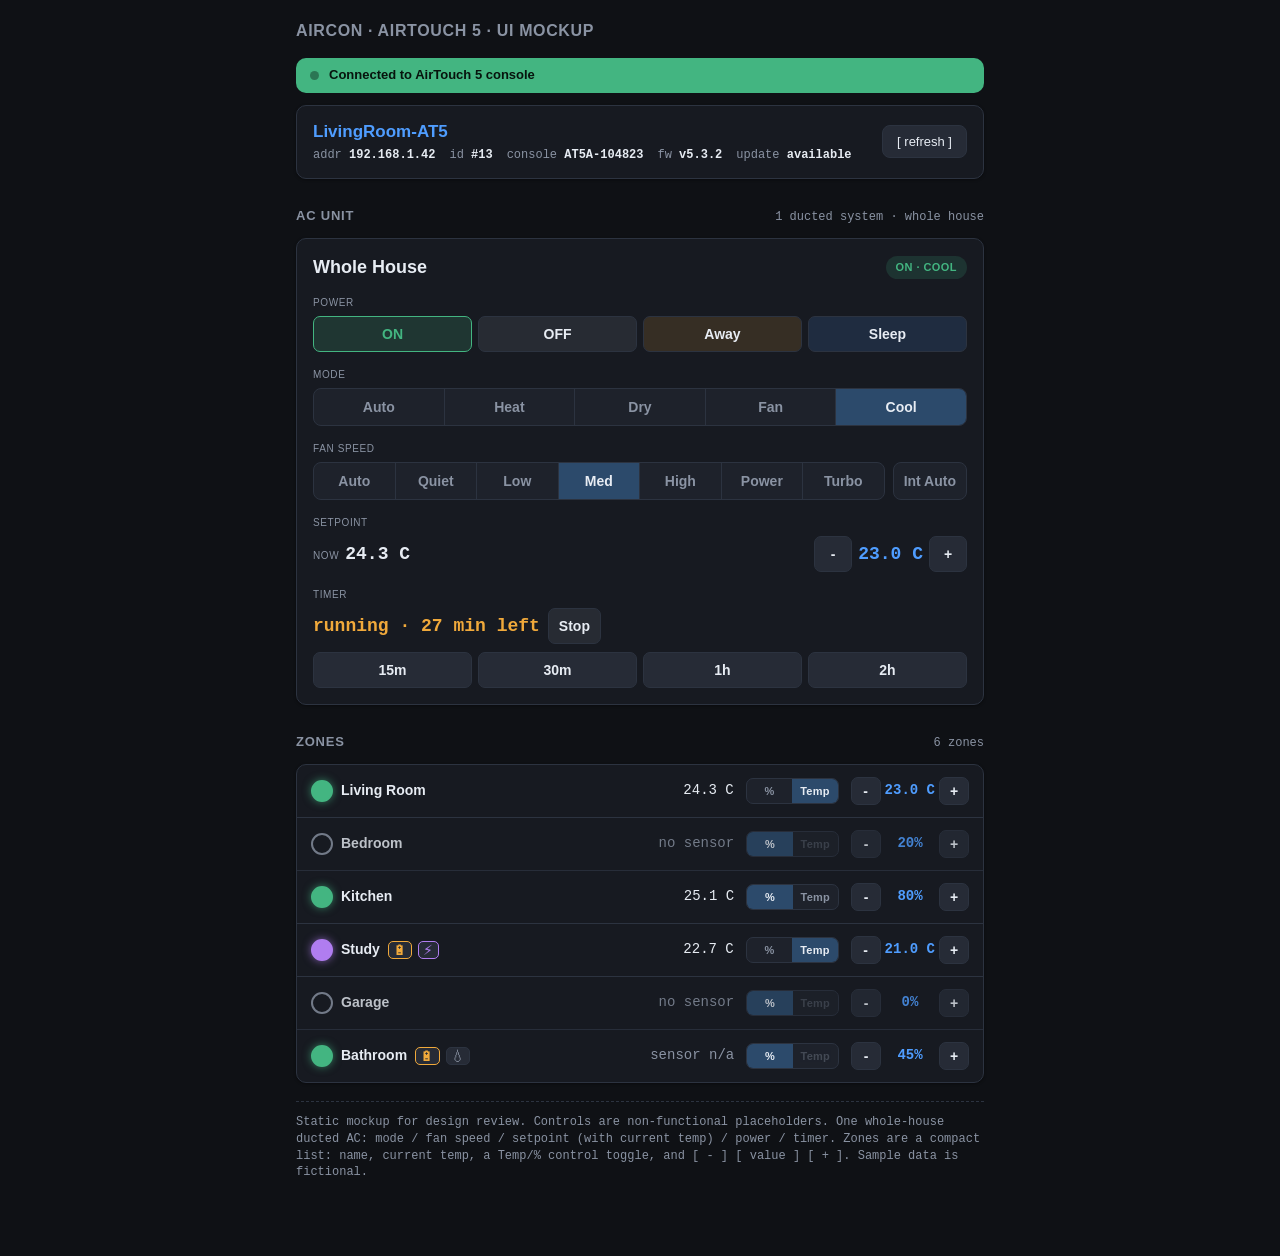
<file: mockup.html>
<!DOCTYPE html>
<!--
  Static mockup for design review of `aircon` AirTouch 5 web UI.

  Real-world setup: ONE ducted whole-house AC unit, many zones.
  - AC card holds: mode, fan speed, main setpoint, timer.
  - Zones are a compact list: name, current temp, a temp/% control toggle,
    and [ - ] [ value ] [ + ] buttons.

  Single-file visual mockup: no htmx, no SSE, no server. Hard-coded sample data.
  Controls are non-functional placeholders.
  ASCII only (per AGENTS.md).
-->
<html lang="en">
<head>
  <meta charset="utf-8">
  <meta name="viewport" content="width=device-width, initial-scale=1">
  <title>aircon -- AirTouch 5 mockup</title>
  <style>
    :root {
      --bg: #0f1115;
      --panel: #171a21;
      --panel-2: #1e222b;
      --panel-3: #262b36;
      --border: #2c3340;
      --text: #e7ecf3;
      --muted: #8a93a3;
      --accent: #4f9dff;
      --accent-dim: #2c4a6b;
      --good: #43b581;
      --warn: #f0a93b;
      --bad: #e25b5b;
      --turbo: #b07df0;
      --radius: 10px;
      --shadow: 0 1px 3px rgba(0,0,0,0.4);
      --mono: ui-monospace, "SF Mono", "JetBrains Mono", "Fira Code", Menlo, Consolas, monospace;
    }

    * { box-sizing: border-box; }

    html, body {
      margin: 0;
      padding: 0;
      background: var(--bg);
      color: var(--text);
      font-family: -apple-system, BlinkMacSystemFont, "Segoe UI", Roboto, Helvetica, Arial, sans-serif;
      font-size: 14px;
      line-height: 1.4;
    }

    .page {
      max-width: 720px;
      margin: 0 auto;
      padding: 20px 16px 64px;
    }

    h1 {
      font-size: 16px;
      font-weight: 600;
      letter-spacing: 0.04em;
      margin: 0 0 16px;
      color: var(--muted);
      text-transform: uppercase;
    }

    /* ---- Connection state banner ---- */
    #connection-state {
      border-radius: var(--radius);
      padding: 8px 14px;
      margin-bottom: 12px;
      font-size: 13px;
      display: flex;
      align-items: center;
      gap: 10px;
      background: var(--good);
      color: #07140d;
      font-weight: 600;
    }
    #connection-state.disconnected {
      background: var(--bad);
      color: #1a0707;
    }
    #connection-state .dot {
      width: 9px; height: 9px;
      border-radius: 50%;
      background: rgba(0,0,0,0.35);
    }

    /* ---- System bar ---- */
    #system {
      background: var(--panel);
      border: 1px solid var(--border);
      border-radius: var(--radius);
      box-shadow: var(--shadow);
      padding: 14px 16px;
      margin-bottom: 24px;
      display: grid;
      grid-template-columns: 1fr auto;
      gap: 8px 16px;
      align-items: center;
    }
    #system .title {
      font-size: 17px;
      font-weight: 600;
    }
    #system .console-name { color: var(--accent); }
    #system .meta {
      display: flex;
      flex-wrap: wrap;
      gap: 6px 14px;
      font-family: var(--mono);
      font-size: 12px;
      color: var(--muted);
      margin-top: 4px;
    }
    #system .meta span { white-space: nowrap; }
    #system .meta b { color: var(--text); font-weight: 600; }
    #system .refresh {
      background: var(--panel-3);
      color: var(--text);
      border: 1px solid var(--border);
      border-radius: 8px;
      padding: 8px 14px;
      font-size: 13px;
      cursor: pointer;
    }
    #system .refresh:hover { border-color: var(--accent); }

    /* ---- Section header ---- */
    .section-label {
      display: flex;
      align-items: baseline;
      justify-content: space-between;
      margin: 28px 0 12px;
    }
    .section-label h2 {
      font-size: 13px;
      font-weight: 600;
      letter-spacing: 0.06em;
      text-transform: uppercase;
      color: var(--muted);
      margin: 0;
    }
    .section-label .count {
      font-family: var(--mono);
      font-size: 12px;
      color: var(--muted);
    }

    /* ---- AC card ---- */
    .ac-card {
      background: var(--panel);
      border: 1px solid var(--border);
      border-radius: var(--radius);
      box-shadow: var(--shadow);
      padding: 16px;
      display: flex;
      flex-direction: column;
      gap: 16px;
    }
    .ac-card .head {
      display: flex;
      justify-content: space-between;
      align-items: center;
      gap: 8px;
    }
    .ac-card .name {
      font-size: 18px;
      font-weight: 600;
    }
    .power-badge {
      font-size: 11px;
      font-weight: 700;
      letter-spacing: 0.04em;
      padding: 4px 10px;
      border-radius: 999px;
      text-transform: uppercase;
    }
    .power-badge.on  { background: rgba(67,181,129,0.16); color: var(--good); }
    .power-badge.off { background: rgba(138,147,163,0.16); color: var(--muted); }

    /* field with a label above a control row */
    .field .label {
      font-size: 10px;
      letter-spacing: 0.06em;
      text-transform: uppercase;
      color: var(--muted);
      margin-bottom: 6px;
    }

    /* segmented control (mode, fan speed) */
    .segmented {
      display: flex;
      background: var(--panel-2);
      border: 1px solid var(--border);
      border-radius: 8px;
      overflow: hidden;
    }
    .segmented button {
      appearance: none;
      flex: 1;
      border: 0;
      background: transparent;
      color: var(--muted);
      font-size: 12px;
      font-weight: 600;
      padding: 8px 6px;
      cursor: pointer;
      border-right: 1px solid var(--border);
    }
    .segmented button:last-child { border-right: 0; }
    .segmented button.active {
      background: var(--accent-dim);
      color: var(--text);
    }
    .segmented button:hover:not(.active) { color: var(--text); }
    .segmented.compact button { padding: 7px 4px; font-size: 11px; }

    /* fan speed row: segmented + intelligent-auto toggle */
    .fan-row { display: flex; gap: 8px; align-items: stretch; }
    .fan-row .segmented { flex: 1; min-width: 0; }
    .int-auto {
      appearance: none;
      border: 1px solid var(--border);
      background: var(--panel-2);
      color: var(--muted);
      border-radius: 8px;
      padding: 0 12px;
      font-size: 12px;
      font-weight: 600;
      cursor: pointer;
      white-space: nowrap;
    }
    .int-auto.active {
      background: var(--accent-dim);
      color: var(--text);
      border-color: var(--accent);
    }
    .int-auto:disabled { opacity: 0.4; cursor: not-allowed; }

    /* setpoint row: current temp + -/value/+ */
    .setpoint-row {
      display: flex;
      align-items: center;
      justify-content: space-between;
      gap: 12px;
    }
    .setpoint-row .current {
      display: flex;
      align-items: baseline;
      gap: 6px;
    }
    .setpoint-row .current .k {
      font-size: 10px;
      letter-spacing: 0.06em;
      text-transform: uppercase;
      color: var(--muted);
    }
    .setpoint-row .current .v {
      font-family: var(--mono);
      font-size: 26px;
      font-weight: 600;
    }
    .stepper {
      display: flex;
      align-items: center;
      gap: 6px;
    }
    .stepper .val {
      font-family: var(--mono);
      font-size: 18px;
      font-weight: 600;
      min-width: 56px;
      text-align: center;
      color: var(--accent);
    }

    .btn {
      appearance: none;
      border: 1px solid var(--border);
      background: var(--panel-3);
      color: var(--text);
      border-radius: 7px;
      padding: 7px 12px;
      font-size: 13px;
      font-weight: 600;
      cursor: pointer;
    }
    .btn:hover { border-color: var(--accent); }
    .btn:disabled { opacity: 0.4; cursor: not-allowed; }
    .btn.step {
      width: 38px;
      text-align: center;
      padding: 7px 0;
      font-size: 16px;
      line-height: 1;
    }
    .btn.on   { background: rgba(67,181,129,0.18); border-color: var(--good); color: var(--good); }
    .btn.off  { background: rgba(138,147,163,0.14); }
    .btn.turbo{ background: rgba(176,125,240,0.18); border-color: var(--turbo); color: var(--turbo); }
    .btn.away { background: rgba(240,169,59,0.14); }
    .btn.sleep{ background: rgba(79,157,255,0.14); }

    /* power group */
    .power-group { display: flex; gap: 6px; }
    .power-group .btn { flex: 1; text-align: center; }

    /* timer */
    .timer-row {
      display: flex;
      align-items: center;
      gap: 8px;
    }
    .timer-row input[type=number] {
      width: 64px;
      background: var(--panel-2);
      border: 1px solid var(--border);
      border-radius: 6px;
      color: var(--text);
      font-family: var(--mono);
      font-size: 13px;
      padding: 6px 8px;
      text-align: center;
    }
    .timer-row select {
      background: var(--panel-2);
      border: 1px solid var(--border);
      border-radius: 6px;
      color: var(--text);
      font-size: 13px;
      padding: 6px 8px;
    }
    .timer-status {
      font-family: var(--mono);
      font-size: 13px;
      font-weight: 600;
      color: var(--warn);
    }
    .timer-status.off { color: var(--muted); }
    .timer-presets {
      display: flex;
      gap: 6px;
      margin-top: 8px;
      flex-wrap: wrap;
    }
    .timer-presets .btn { flex: 1; min-width: 52px; text-align: center; }

    /* ---- AC card: uniform button + text sizes (scoped so zones keep own sizing) ---- */
    .ac-card .segmented button,
    .ac-card .segmented.compact button,
    .ac-card .int-auto,
    .ac-card .btn,
    .ac-card .btn.step {
      font-size: 14px;
      font-weight: 600;
      min-height: 36px;
      padding: 8px 10px;
      display: inline-flex;
      align-items: center;
      justify-content: center;
    }
    .ac-card .btn.step { width: 38px; padding: 8px 0; }
    .ac-card .setpoint-row .current .v,
    .ac-card .stepper .val,
    .ac-card .timer-status {
      font-size: 18px;
    }
    .ac-card .timer-row input[type=number],
    .ac-card .timer-row select {
      font-size: 14px;
      min-height: 36px;
      padding: 6px 8px;
    }

    /* ---- Zones list ---- */
    .zone-list {
      background: var(--panel);
      border: 1px solid var(--border);
      border-radius: var(--radius);
      box-shadow: var(--shadow);
      overflow: hidden;
    }
    .zone-row {
      display: grid;
      grid-template-columns: 1fr auto auto auto;
      align-items: center;
      gap: 12px;
      padding: 12px 14px;
      border-bottom: 1px solid var(--border);
    }
    .zone-row:last-child { border-bottom: 0; }
    .zone-row.off { opacity: 0.8; }

    .zone-name {
      display: flex;
      flex-direction: column;
      align-items: flex-start;
      gap: 6px;
      min-width: 0;
    }
    .zone-name .name-line {
      display: flex;
      align-items: center;
      gap: 8px;
      min-width: 0;
    }
    /* zone power toggle = the status light itself (ZonePower: on/off/turbo) */
    .zone-toggle {
      appearance: none;
      width: 22px; height: 22px;
      border-radius: 50%;
      flex: none;
      cursor: pointer;
      border: 2px solid var(--muted);
      background: transparent;
      padding: 0;
    }
    .zone-toggle:hover { box-shadow: 0 0 0 3px var(--accent-dim); }
    .zone-toggle.on    { background: var(--good); border-color: var(--good); box-shadow: 0 0 8px rgba(67,181,129,0.65); }
    .zone-toggle.off   { background: transparent; border-color: var(--muted); }
    .zone-toggle.turbo { background: var(--turbo); border-color: var(--turbo); box-shadow: 0 0 8px rgba(176,125,240,0.65); }
    .zone-name .name {
      font-size: 14px;
      font-weight: 600;
      overflow: hidden;
      text-overflow: ellipsis;
      white-space: nowrap;
      min-width: 0;
    }

    .zone-temp {
      font-family: var(--mono);
      font-size: 14px;
      color: var(--muted);
      min-width: 58px;
      text-align: right;
    }
    .zone-temp.has-sensor { color: var(--text); }

    /* compact temp/% toggle */
    .mode-toggle {
      display: grid;
      grid-template-columns: 1fr 1fr;
      background: var(--panel-2);
      border: 1px solid var(--border);
      border-radius: 7px;
      overflow: hidden;
    }
    .mode-toggle button {
      appearance: none;
      border: 0;
      background: transparent;
      color: var(--muted);
      font-size: 11px;
      font-weight: 600;
      padding: 6px 8px;
      cursor: pointer;
      letter-spacing: 0.02em;
    }
    .mode-toggle button.active {
      background: var(--accent-dim);
      color: var(--text);
    }
    .mode-toggle button:disabled {
      opacity: 0.35;
      cursor: not-allowed;
    }

    .zone-stepper {
      display: flex;
      align-items: center;
      gap: 4px;
    }
    .zone-stepper .val {
      font-family: var(--mono);
      font-size: 14px;
      font-weight: 600;
      min-width: 50px;
      text-align: center;
      color: var(--accent);
    }
    .zone-stepper .btn {
      width: 30px;
      padding: 6px 0;
      font-size: 14px;
      line-height: 1;
    }

    .zone-flags {
      display: inline-flex;
      flex-wrap: wrap;
      gap: 6px;
      flex: none;
    }
    .flag {
      display: inline-flex;
      align-items: center;
      justify-content: center;
      font-size: 10px;
      letter-spacing: 0.04em;
      text-transform: uppercase;
      padding: 1px 4px;
      border-radius: 5px;
      background: var(--panel-3);
      color: var(--muted);
      border: 1px solid var(--border);
    }
    .flag .ico {
      font-size: 14px;
      line-height: 1;
      text-transform: none; /* keep glyph as-is */
      font-variant-emoji: text; /* prefer monochrome line glyph over color emoji */
    }
    .flag.warn { color: var(--warn); border-color: var(--warn); }
    .flag.turbo { color: var(--turbo); border-color: var(--turbo); }

    .note {
      font-size: 12px;
      color: var(--muted);
      margin-top: 18px;
      font-family: var(--mono);
      border-top: 1px dashed var(--border);
      padding-top: 12px;
    }

    @media (max-width: 560px) {
      #system { grid-template-columns: 1fr; }
      .zone-row {
        grid-template-columns: 1fr auto;
        grid-template-areas:
          "name temp"
          "toggle stepper";
        row-gap: 8px;
      }
      .zone-name { grid-area: name; }
      .zone-temp { grid-area: temp; }
      .mode-toggle { grid-area: toggle; }
      .zone-stepper { grid-area: stepper; justify-self: end; }
    }
  </style>
</head>
<body>
  <div class="page">
    <h1>aircon &middot; AirTouch 5 &middot; UI mockup</h1>

    <!-- ===== Connection state banner (#connection-state) ===== -->
    <div id="connection-state" class="connected">
      <span class="dot"></span>
      <span>Connected to AirTouch 5 console</span>
    </div>

    <!-- ===== System bar (#system) ===== -->
    <div id="system">
      <div>
        <div class="title"><span class="console-name">LivingRoom-AT5</span></div>
        <div class="meta">
          <span>addr <b>192.168.1.42</b></span>
          <span>id <b>#13</b></span>
          <span>console <b>AT5A-104823</b></span>
          <span>fw <b>v5.3.2</b></span>
          <span>update <b>available</b></span>
        </div>
      </div>
      <button class="refresh" title="Re-pull full status">[ refresh ]</button>
    </div>

    <!-- ===== AC unit (single whole-house ducted system) ===== -->
    <div class="section-label">
      <h2>AC unit</h2>
      <span class="count">1 ducted system &middot; whole house</span>
    </div>
    <div id="ac-0" class="ac-card">
      <div class="head">
        <div class="name">Whole House</div>
        <span class="power-badge on">On &middot; Cool</span>
      </div>

      <!-- Power (AcPower control: Toggle / Off / On / Away / Sleep) -->
      <div class="field">
        <div class="label">Power</div>
        <div class="power-group">
          <button class="btn on" type="button">ON</button>
          <button class="btn off" type="button">OFF</button>
          <button class="btn away" type="button">Away</button>
          <button class="btn sleep" type="button">Sleep</button>
        </div>
      </div>

      <!-- Mode (AcMode control: Auto / Heat / Dry / Fan / Cool) -->
      <div class="field">
        <div class="label">Mode</div>
        <div class="segmented" role="group" aria-label="ac mode">
          <button type="button">Auto</button>
          <button type="button">Heat</button>
          <button type="button">Dry</button>
          <button type="button">Fan</button>
          <button type="button" class="active" aria-pressed="true">Cool</button>
        </div>
      </div>

      <!-- Fan speed (FanSpeed control: Auto/Quiet/Low/Medium/High/Powerful/Turbo/IntelligentAuto) -->
      <div class="field">
        <div class="label">Fan speed</div>
        <div class="fan-row">
          <div class="segmented compact" role="group" aria-label="fan speed">
            <button type="button">Auto</button>
            <button type="button">Quiet</button>
            <button type="button">Low</button>
            <button type="button" class="active" aria-pressed="true">Med</button>
            <button type="button">High</button>
            <button type="button">Power</button>
            <button type="button">Turbo</button>
          </div>
          <button class="int-auto" type="button" aria-pressed="false" title="IntelligentAuto modifier">Int Auto</button>
        </div>
      </div>

      <!-- Setpoint -->
      <div class="field">
        <div class="label">Setpoint</div>
        <div class="setpoint-row">
          <div class="current">
            <span class="k">now</span>
            <span class="v">24.3 C</span>
          </div>
          <div class="stepper">
            <button class="btn step" type="button" aria-label="decrement setpoint">-</button>
            <span class="val">23.0 C</span>
            <button class="btn step" type="button" aria-label="increment setpoint">+</button>
          </div>
        </div>
      </div>

      <!-- Timer (status + presets; presets arm a countdown) -->
      <div class="field">
        <div class="label">Timer</div>
        <div class="timer-row">
          <span class="timer-status">running &middot; 27 min left</span>
          <button class="btn off" type="button">Stop</button>
        </div>
        <div class="timer-presets" role="group" aria-label="timer presets">
          <button class="btn" type="button">15m</button>
          <button class="btn" type="button">30m</button>
          <button class="btn" type="button">1h</button>
          <button class="btn" type="button">2h</button>
        </div>
      </div>
    </div>

    <!-- ===== Zones (compact list) ===== -->
    <div class="section-label">
      <h2>Zones</h2>
      <span class="count">6 zones</span>
    </div>
    <div class="zone-list">

      <!-- Zone 0: Living Room, ON, has sensor, Temp mode -->
      <div id="zone-0" class="zone-row">
        <div class="zone-name">
          <div class="name-line">
            <button class="zone-toggle on" type="button" aria-pressed="true" aria-label="toggle zone power"></button>
            <span class="name">Living Room</span>
          </div>
        </div>
        <div class="zone-temp has-sensor">24.3 C</div>
        <div class="mode-toggle" role="group" aria-label="control mode">
          <button type="button">% </button>
          <button type="button" class="active" aria-pressed="true">Temp</button>
        </div>
        <div class="zone-stepper">
          <button class="btn step" type="button" aria-label="decrement">-</button>
          <span class="val">23.0 C</span>
          <button class="btn step" type="button" aria-label="increment">+</button>
        </div>
      </div>

      <!-- Zone 1: Bedroom, OFF, sensor-less, % only -->
      <div id="zone-1" class="zone-row off">
        <div class="zone-name">
          <div class="name-line">
            <button class="zone-toggle off" type="button" aria-pressed="false" aria-label="toggle zone power"></button>
            <span class="name">Bedroom</span>
          </div>
        </div>
        <div class="zone-temp">no sensor</div>
        <div class="mode-toggle" role="group" aria-label="control mode">
          <button type="button" class="active" aria-pressed="true">% </button>
          <button type="button" disabled aria-disabled="true">Temp</button>
        </div>
        <div class="zone-stepper">
          <button class="btn step" type="button" aria-label="decrement">-</button>
          <span class="val">20%</span>
          <button class="btn step" type="button" aria-label="increment">+</button>
        </div>
      </div>

      <!-- Zone 2: Kitchen, ON, has sensor, % mode -->
      <div id="zone-2" class="zone-row">
        <div class="zone-name">
          <div class="name-line">
            <button class="zone-toggle on" type="button" aria-pressed="true" aria-label="toggle zone power"></button>
            <span class="name">Kitchen</span>
          </div>
        </div>
        <div class="zone-temp has-sensor">25.1 C</div>
        <div class="mode-toggle" role="group" aria-label="control mode">
          <button type="button" class="active" aria-pressed="true">% </button>
          <button type="button">Temp</button>
        </div>
        <div class="zone-stepper">
          <button class="btn step" type="button" aria-label="decrement">-</button>
          <span class="val">80%</span>
          <button class="btn step" type="button" aria-label="increment">+</button>
        </div>
      </div>

      <!-- Zone 3: Study, ON Turbo, has sensor, Temp mode -->
      <div id="zone-3" class="zone-row">
        <div class="zone-name">
          <div class="name-line">
            <button class="zone-toggle turbo" type="button" aria-pressed="true" aria-label="toggle zone power"></button>
            <span class="name">Study</span>
            <div class="zone-flags">
              <span class="flag warn" title="Low battery"><span class="ico">🔋︎</span></span>
              <span class="flag turbo" title="Turbo"><span class="ico">⚡︎</span></span>
            </div>
          </div>
        </div>
        <div class="zone-temp has-sensor">22.7 C</div>
        <div class="mode-toggle" role="group" aria-label="control mode">
          <button type="button">% </button>
          <button type="button" class="active" aria-pressed="true">Temp</button>
        </div>
        <div class="zone-stepper">
          <button class="btn step" type="button" aria-label="decrement">-</button>
          <span class="val">21.0 C</span>
          <button class="btn step" type="button" aria-label="increment">+</button>
        </div>
      </div>

      <!-- Zone 6: Garage, OFF, sensor-less -->
      <div id="zone-6" class="zone-row off">
        <div class="zone-name">
          <div class="name-line">
            <button class="zone-toggle off" type="button" aria-pressed="false" aria-label="toggle zone power"></button>
            <span class="name">Garage</span>
          </div>
        </div>
        <div class="zone-temp">no sensor</div>
        <div class="mode-toggle" role="group" aria-label="control mode">
          <button type="button" class="active" aria-pressed="true">% </button>
          <button type="button" disabled aria-disabled="true">Temp</button>
        </div>
        <div class="zone-stepper">
          <button class="btn step" type="button" aria-label="decrement">-</button>
          <span class="val">0%</span>
          <button class="btn step" type="button" aria-label="increment">+</button>
        </div>
      </div>

      <!-- Zone 7: Bathroom, ON, sensor reading NotAvailable, % mode -->
      <div id="zone-7" class="zone-row">
        <div class="zone-name">
          <div class="name-line">
            <button class="zone-toggle on" type="button" aria-pressed="true" aria-label="toggle zone power"></button>
            <span class="name">Bathroom</span>
            <div class="zone-flags">
              <span class="flag warn" title="Low battery"><span class="ico">🔋︎</span></span>
              <span class="flag" title="Spill"><span class="ico">💧︎</span></span>
            </div>
          </div>
        </div>
        <div class="zone-temp">sensor n/a</div>
        <div class="mode-toggle" role="group" aria-label="control mode">
          <button type="button" class="active" aria-pressed="true">% </button>
          <button type="button" disabled aria-disabled="true">Temp</button>
        </div>
        <div class="zone-stepper">
          <button class="btn step" type="button" aria-label="decrement">-</button>
          <span class="val">45%</span>
          <button class="btn step" type="button" aria-label="increment">+</button>
        </div>
      </div>

    </div>

    <p class="note">
      Static mockup for design review. Controls are non-functional placeholders.
      One whole-house ducted AC: mode / fan speed / setpoint (with current temp) /
      power / timer. Zones are a compact list: name, current temp, a Temp/% control
      toggle, and [ - ] [ value ] [ + ]. Sample data is fictional.
    </p>
  </div>
</body>
</html>
</file>
